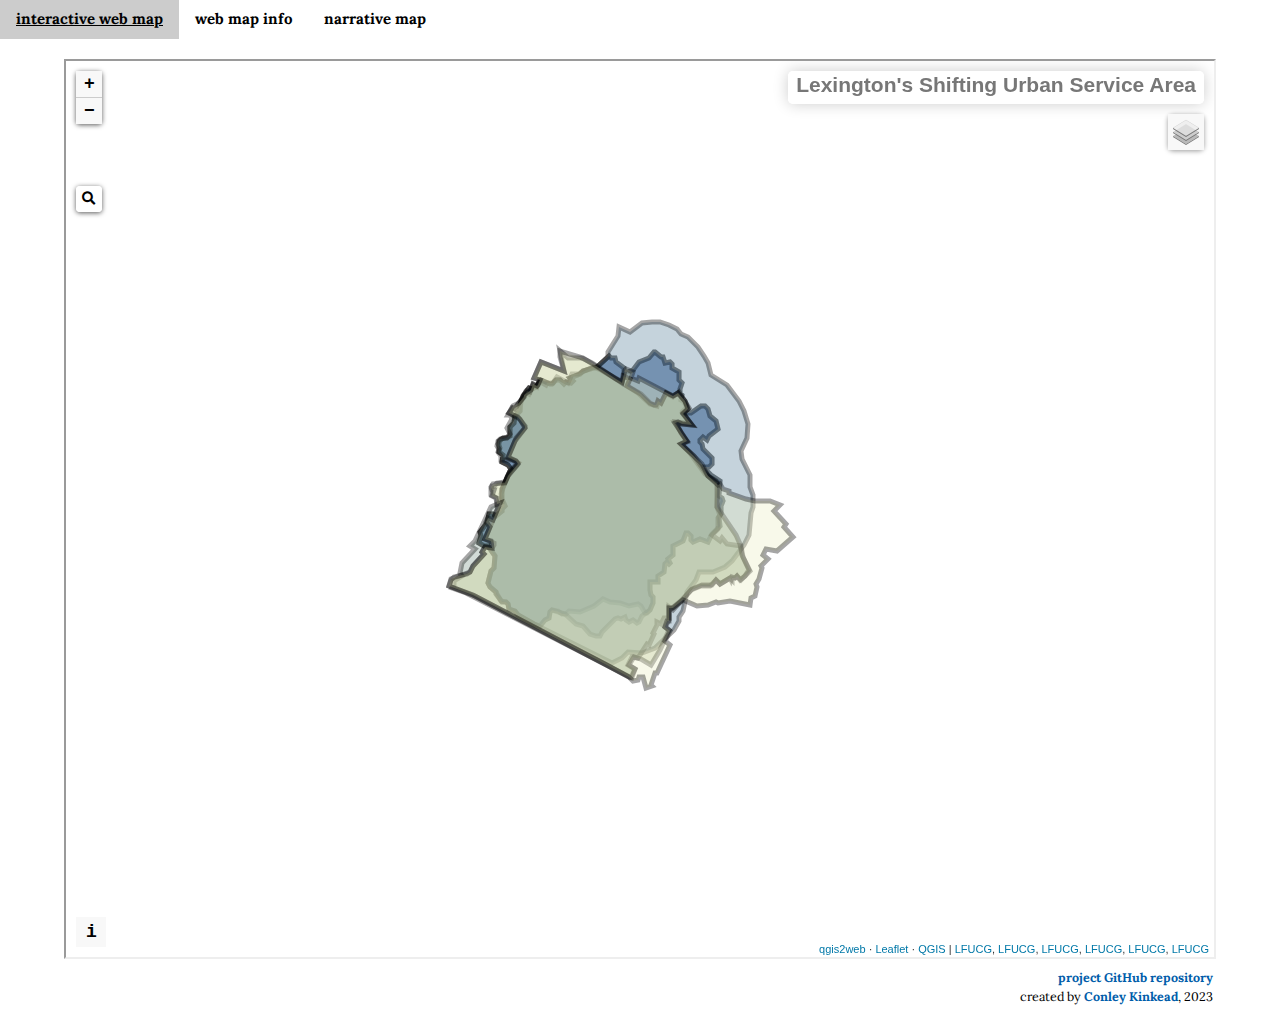
<file: index.html>
<!DOCTYPE html>
<html>

<head>
	<meta charset=utf-8 />
	<title>Lexington, KY's Urban Service Area</title>
	<meta name='viewport' content='initial-scale=1,maximum-scale=1,user-scalable=no' />
	<link rel="stylesheet" href="css/w3.css">

	<link href="https://fonts.googleapis.com/css?family=Lora" rel="stylesheet">

	<style>
		body {
			margin: 0;
			padding: 0;
			background: #ffffff;
			font-family: "Lora", serif;
			
		}

		section {
			width: 90%;
			margin: 20px auto;
		}

		h1 {
			font-family: Lora, serif;
			letter-spacing: .04em;
		}

		h2 {
			font-family: Lora, serif;
			letter-spacing: .04em;
		}

		p {
			font-size: 1em;
			line-height: 1.5em;
		}

		a {
			color: #005daa;
			font-weight: bold;
			text-decoration: none;
		}

		a:hover {
			text-decoration: underline;
		}

		ul {
			padding-left: 20px;
		}

		li {
			margin: 10px 0
		}

		table, th, td {
			border-spacing:20px 0;
			text-align: left;
		}

		footer {
  text-align: right;
  padding: 3px;
  font-size: smaller;
}
	</style>
</head>

<!-- Navbar (sit on top) -->
	<div class="w3-bar w3-white">

		<div class="w3-left">
			<a href="index.html" class="w3-bar-item w3-button">interactive web map</a>
		  </div>

	  <div class="w3-left">
		<a href="concept.html" class="w3-bar-item w3-button">web map info</a>
	  </div>

	  <div class="w3-left">
		<a href="narrative-map.html" class="w3-bar-item w3-button">narrative map</a>
	  </div>

	</div>

<body>
	<section>

		
		<iframe src="webmap/index.html" width="100%" height="900px"></iframe>

		

</body>
<footer>
	<a href="https://github.com/conleykinkead/lexington_urban-service-area">project GitHub repository</a><br>
	created by <a href="https://conleykinkead.github.io/">Conley Kinkead</a>, 2023
</footer>
</html>
</file>
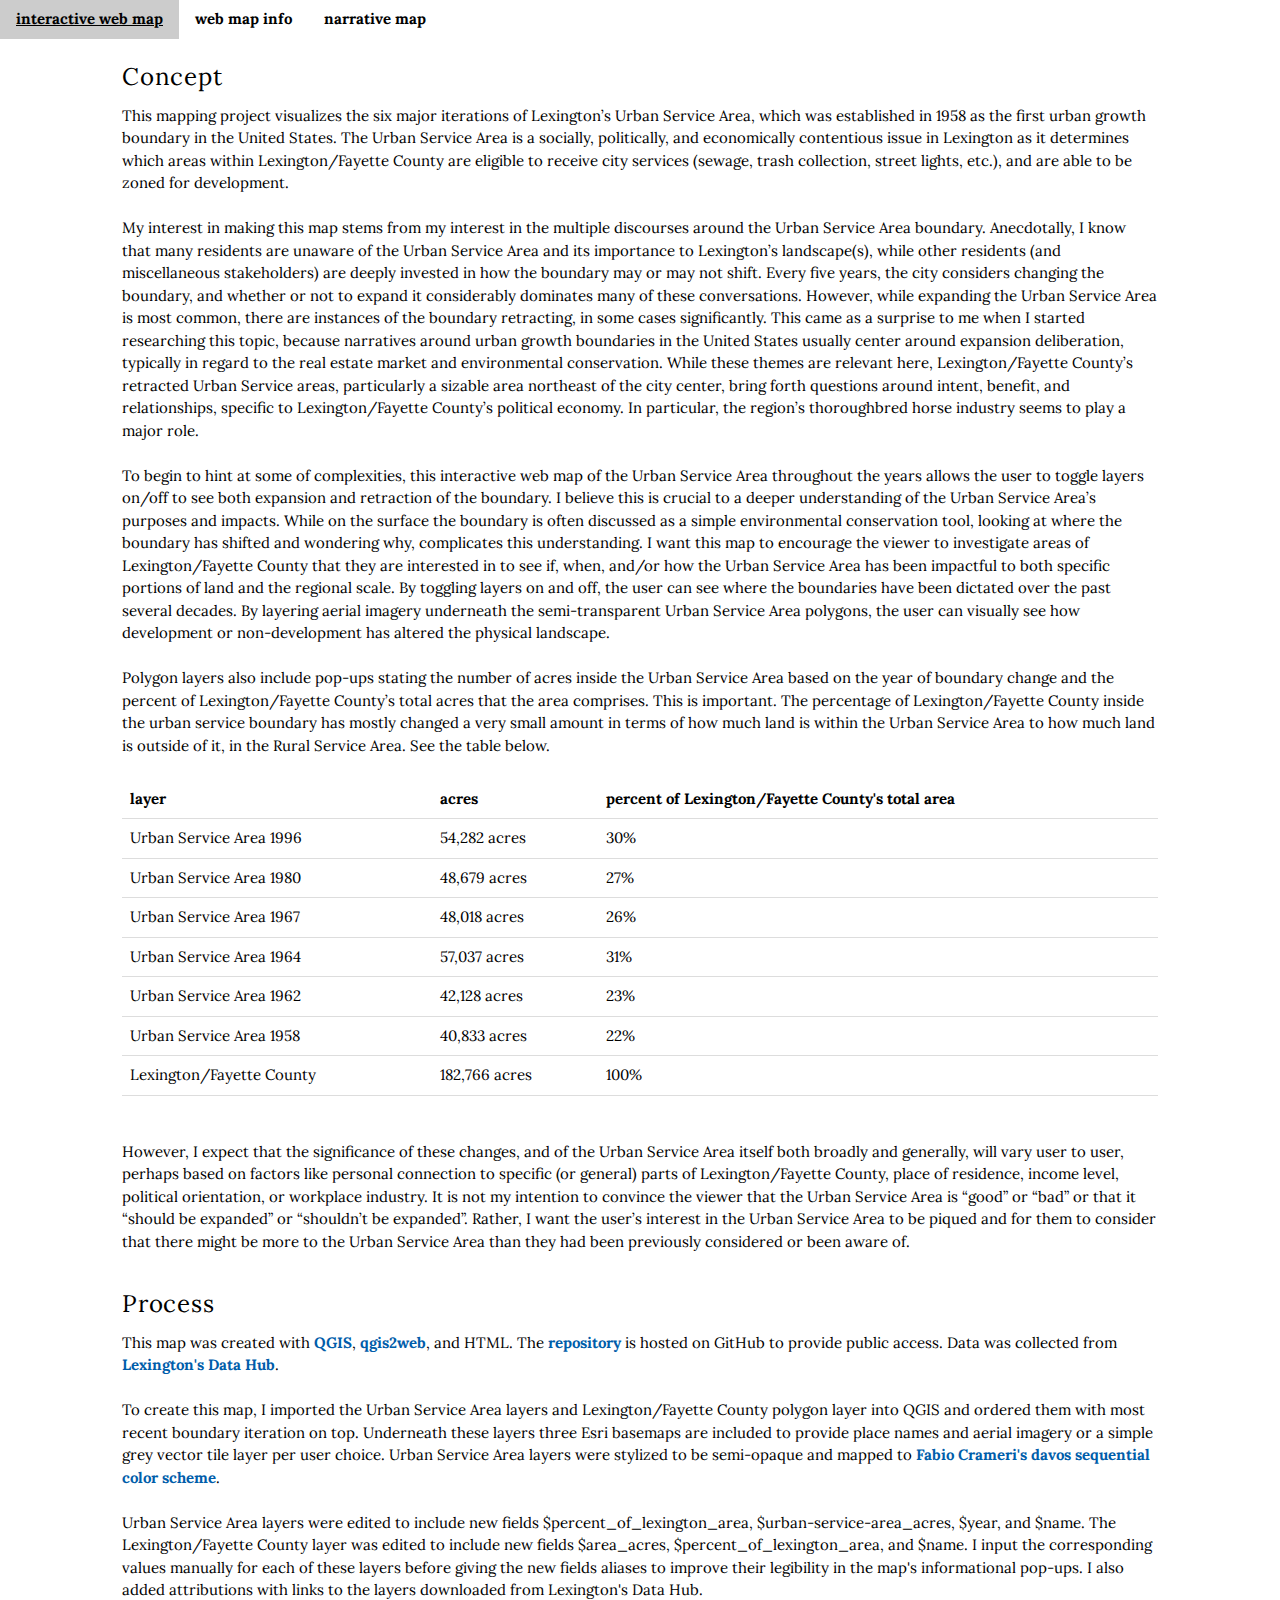
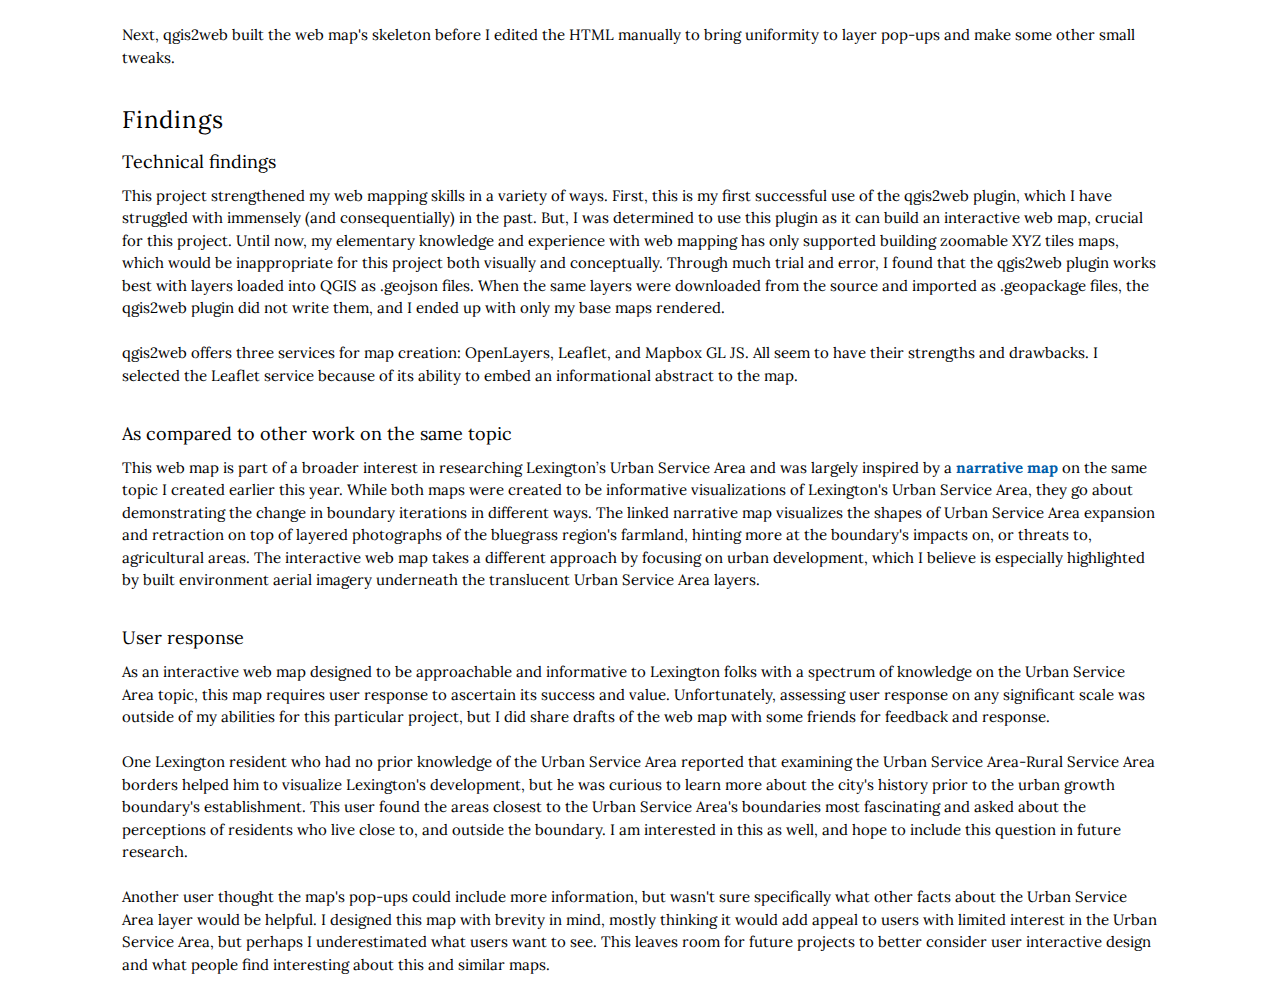
<file: concept.html>
<!DOCTYPE html>
<html>

<head>
	<meta charset=utf-8 />
	<title>Lexington, KY's Urban Service Area</title>
	<meta name='viewport' content='initial-scale=1,maximum-scale=1,user-scalable=no' />
	<link rel="stylesheet" href="css/w3.css">

	<link href="https://fonts.googleapis.com/css?family=Lora" rel="stylesheet">

	<style>
		body {
			margin: 0;
			padding: 0;
			background: #ffffff;
			font-family: "Lora", serif;
			
		}

		section {
			width: 90%;
			margin: 20px auto;
		}

		h3 {
			font-family: Lora, serif;
			letter-spacing: .04em;
		}

		h4 {
			font-family: Lora, serif;
			letter-spacing: .04em;
		}
		h5 {
			font-family: Lora, serif;
			
		}
		p {
			font-size: 1em;
			line-height: 1.5em;
		}

		a {
			color: #005daa;
			font-weight: bold;
			text-decoration: none;
		}

		a:hover {
			text-decoration: underline;
		}

		ul {
			padding-left: 20px;
		}

		li {
			margin: 10px 0
		}

		table {
  border-collapse: collapse;
  width: 100%;
}

th, td {
  padding: 8px;
  text-align: left;
  border-bottom: 1px solid #DDD;
}

tr:hover {background-color: #ebedc3;}
	</style>
</head>

<!-- Navbar (sit on top) -->
	<div class="w3-bar w3-white">

		<div class="w3-left">
			<a href="index.html" class="w3-bar-item w3-button">interactive web map</a>
		  </div>

	  <div class="w3-left">
		<a href="concept.html" class="w3-bar-item w3-button">web map info</a>
	  </div>

	  <div class="w3-left">
		<a href="narrative-map.html" class="w3-bar-item w3-button">narrative map</a>
	  </div>

	</div>

<body>
	<section>
		<section>

			<h3>Concept</h3>
	
			This mapping project visualizes the six major iterations of Lexington’s Urban Service Area, which was established in 1958 as the first urban growth boundary in the United States. The Urban Service Area is a socially, politically, and economically contentious issue in Lexington as it determines which areas within Lexington/Fayette County are eligible to receive city services (sewage, trash collection, street lights, etc.), and are able to be zoned for development. <br><br>
			
			My interest in making this map stems from my interest in the multiple discourses around the Urban Service Area boundary. Anecdotally, I know that many residents are unaware of the Urban Service Area and its importance to Lexington’s landscape(s), while other residents (and miscellaneous stakeholders) are deeply invested in how the boundary may or may not shift. Every five years, the city considers changing the boundary, and whether or not to expand it considerably dominates many of these conversations. However, while expanding the Urban Service Area is most common, there are instances of the boundary retracting, in some cases significantly. This came as a surprise to me when I started researching this topic, because narratives around urban growth boundaries in the United States usually center around expansion deliberation, typically in regard to the real estate market and environmental conservation. While these themes are relevant here, Lexington/Fayette County’s retracted Urban Service areas, particularly a sizable area northeast of the city center, bring forth questions around intent, benefit, and relationships, specific to Lexington/Fayette County’s political economy. In particular, the region’s thoroughbred horse industry seems to play a major role. <br><br> 
			
			To begin to hint at some of complexities, this interactive web map of the Urban Service Area throughout the years allows the user to toggle layers on/off to see both expansion and retraction of the boundary. I believe this is crucial to a deeper understanding of the Urban Service Area’s purposes and impacts. While on the surface the boundary is often discussed as a simple environmental conservation tool, looking at where the boundary has shifted and wondering why, complicates this understanding. I want this map to encourage the viewer to investigate areas of Lexington/Fayette County that they are interested in to see if, when, and/or how the Urban Service Area has been impactful to both specific portions of land and the regional scale. By toggling layers on and off, the user can see where the boundaries have been dictated over the past several decades. By layering aerial imagery underneath the semi-transparent Urban Service Area polygons, the user can visually see how development or non-development has altered the physical landscape. <br><br>
			
			Polygon layers also include pop-ups stating the number of acres inside the Urban Service Area based on the year of boundary change and the percent of Lexington/Fayette County’s total acres that the area comprises. This is important. The percentage of Lexington/Fayette County inside the urban service boundary has mostly changed a very small amount in terms of how much land is within the Urban Service Area to how much land is outside of it, in the Rural Service Area. See the table below. <br><br>
			
			<table>
  				<tr>
    				<th>layer</th>
    				<th>acres</th>
    				<th>percent of Lexington/Fayette County's total area</th>
  				</tr>
  				<tr>
    				<td>Urban Service Area 1996 </td>
    				<td>54,282 acres</td>
    				<td>30%</td>
  				</tr>
				  <tr>
    				<td>Urban Service Area 1980 </td>
    				<td>48,679 acres</td>
    				<td>27%</td>
  				</tr>
				  <tr>
    				<td>Urban Service Area 1967 </td>
    				<td>48,018 acres</td>
    				<td>26%</td>
  				</tr>
				  <tr>
    				<td>Urban Service Area 1964 </td>
    				<td>57,037 acres</td>
    				<td>31%</td>
  				</tr>
				  <tr>
    				<td>Urban Service Area 1962 </td>
    				<td>42,128 acres</td>
    				<td>23%</td>
  				</tr>
				  <tr>
    				<td>Urban Service Area 1958 </td>
    				<td>40,833 acres</td>
    				<td>22%</td>
  				</tr>
				  <tr>
    				<td>Lexington/Fayette County </td>
    				<td>182,766 acres</td>
    				<td>100%</td>
  				</tr>
			</table> <br><br>
			  
			However, I expect that the significance of these changes, and of the Urban Service Area itself both broadly and generally, will vary user to user, perhaps based on factors like personal connection to specific (or general) parts of Lexington/Fayette County, place of residence, income level, political orientation, or workplace industry. It is not my intention to convince the viewer that the Urban Service Area is “good” or “bad” or that it “should be expanded” or “shouldn’t be expanded”. Rather, I want the user’s interest in the Urban Service Area to be piqued and for them to consider that there might be more to the Urban Service Area than they had been previously considered or been aware of. <br><br>
			
			<h3>Process</h3>
			
			This map was created with <a href="https://www.qgis.org/en/site/">QGIS</a>, <a href="https://plugins.qgis.org/plugins/qgis2web/">qgis2web</a>, and HTML. The <a href="https://github.com/conleykinkead/lexington_urban-service-area">repository</a> is hosted on GitHub to provide public access. Data was collected from <a href="https://data.lexingtonky.gov/">Lexington's Data Hub</a>. <br><br>

			To create this map, I imported the Urban Service Area layers and Lexington/Fayette County polygon layer into QGIS and ordered them with most recent boundary iteration on top. Underneath these layers three Esri basemaps are included to provide place names and aerial imagery or a simple grey vector tile layer per user choice. Urban Service Area layers were stylized to be semi-opaque and mapped to <a href="https://www.fabiocrameri.ch/colourmaps/">Fabio Crameri's davos sequential color scheme</a>.<br><br>

			Urban Service Area layers were edited to include new fields $percent_of_lexington_area, $urban-service-area_acres, $year, and $name. The Lexington/Fayette County layer was edited to include new fields $area_acres, $percent_of_lexington_area, and $name. I input the corresponding values manually for each of these layers before giving the new fields aliases to improve their legibility in the map's informational pop-ups. I also added attributions with links to the layers downloaded from Lexington's Data Hub. <br><br>
			 
			Next, qgis2web built the web map's skeleton before I edited the HTML manually to bring uniformity to layer pop-ups and make some other small tweaks. <br><br>

			
			<h3>Findings</h3>
			
			<h5>Technical findings</h5>
			
			This project strengthened my web mapping skills in a variety of ways. First, this is my first successful use of the qgis2web plugin, which I have struggled with immensely (and consequentially) in the past. But, I was determined to use this plugin as it can build an interactive web map, crucial for this project. Until now, my elementary knowledge and experience with web mapping has only supported building zoomable XYZ tiles maps, which would be inappropriate for this project both visually and conceptually. Through much trial and error, I found that the qgis2web plugin works best with layers loaded into QGIS as .geojson files. When the same layers were downloaded from the source and imported as .geopackage files, the qgis2web plugin did not write them, and I ended up with only my base maps rendered. <br><br>
			
			qgis2web offers three services for map creation: OpenLayers, Leaflet, and Mapbox GL JS. All seem to have their strengths and drawbacks. I selected the Leaflet service because of its ability to embed an informational abstract to the map.<br><br>
			
			
			
			<h5>As compared to other work on the same topic</h5>
			
			This web map is part of a broader interest in researching Lexington’s Urban Service Area and was largely inspired by a <a href="narrative-map.html">narrative map</a> on the same topic I created earlier this year. While both maps were created to be informative visualizations of Lexington's Urban Service Area, they go about demonstrating the change in boundary iterations in different ways. The linked narrative map visualizes the shapes of Urban Service Area expansion and retraction on top of layered photographs of the bluegrass region's farmland, hinting more at the boundary's impacts on, or threats to, agricultural areas. The interactive web map takes a different approach by focusing on urban development, which I believe is especially highlighted by built environment aerial imagery underneath the translucent Urban Service Area layers.<br><br>
			
			
			<h5>User response</h5>
			
			As an interactive web map designed to be approachable and informative to Lexington folks with a spectrum of knowledge on the Urban Service Area topic, this map requires user response to ascertain its success and value. Unfortunately, assessing user response on any significant scale was outside of my abilities for this particular project, but I did share drafts of the web map with some friends for feedback and response.<br><br>

			One Lexington resident who had no prior knowledge of the Urban Service Area reported that examining the Urban Service Area-Rural Service Area borders helped him to visualize Lexington's development, but he was curious to learn more about the city's history prior to the urban growth boundary's establishment. This user found the areas closest to the Urban Service Area's boundaries most fascinating and asked about the perceptions of residents who live close to, and outside the boundary. I am interested in this as well, and hope to include this question in future research.<br><br>

			Another user thought the map's pop-ups could include more information, but wasn't sure specifically what other facts about the Urban Service Area layer would be helpful. I designed this map with brevity in mind, mostly thinking it would add appeal to users with limited interest in the Urban Service Area, but perhaps I underestimated what users want to see. This leaves room for future projects to better consider user interactive design and what people find interesting about this and similar maps.
	
	</body>
		
		

		

</body>

</html>
</file>
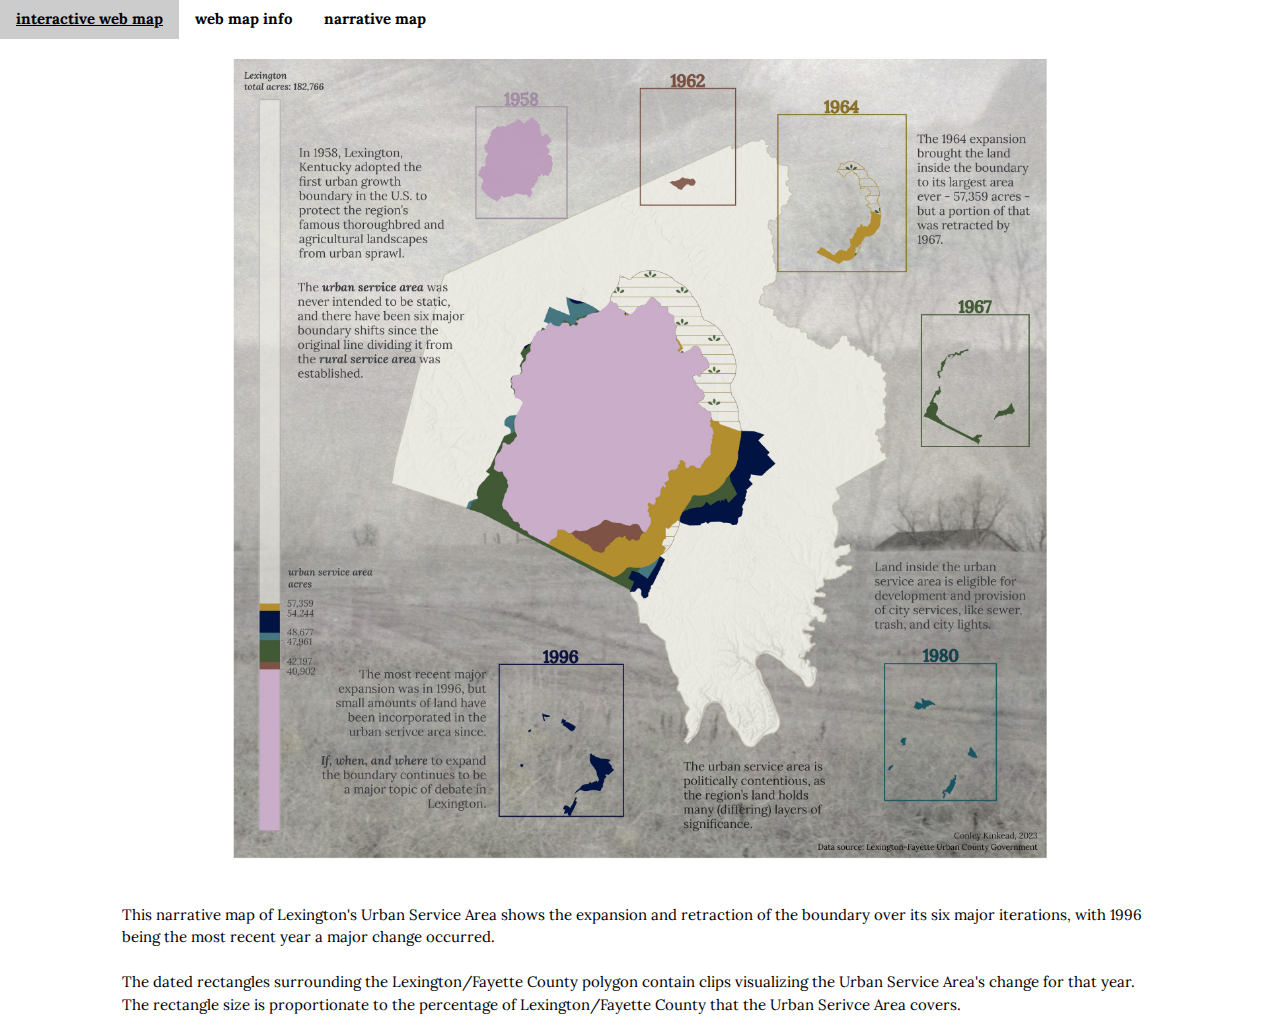
<file: narrative-map.html>
<!DOCTYPE html>
<html>

<head>
	<meta charset=utf-8 />
	<title>Lexington, KY's Urban Service Area</title>
	<meta name='viewport' content='initial-scale=1,maximum-scale=1,user-scalable=no' />
	<link rel="stylesheet" href="css/w3.css">

	<link href="https://fonts.googleapis.com/css?family=Lora" rel="stylesheet">

	<style>
		body {
			margin: 0;
			padding: 0;
			background: #ffffff;
			font-family: "Lora", serif;
			
		}

		section {
			width: 90%;
			margin: 20px auto;
		}

		h1 {
			font-family: Lora, serif;
			letter-spacing: .04em;
		}

		h2 {
			font-family: Lora, serif;
			letter-spacing: .04em;
		}

		p {
			font-size: 1em;
			line-height: 1.5em;
		}

		a {
			color: #005daa;
			font-weight: bold;
			text-decoration: none;
		}

		a:hover {
			text-decoration: underline;
		}

		ul {
			padding-left: 20px;
		}

		li {
			margin: 10px 0
		}

		table, th, td {
			border-spacing:20px 0;
			text-align: left;
		}
	</style>
</head>

<!-- Navbar (sit on top) -->
	<div class="w3-bar w3-white">

		<div class="w3-left">
			<a href="index.html" class="w3-bar-item w3-button">interactive web map</a>
		  </div>

	  <div class="w3-left">
		<a href="concept.html" class="w3-bar-item w3-button">web map info</a>
	  </div>

	  <div class="w3-left">
		<a href="narrative-map.html" class="w3-bar-item w3-button">narrative map</a>
	  </div>

	</div>

<body>
	<section>
		<section>

		<div class="w3-center"><img src="images/usa-narrative-map.jpg" class="w3-image w3-center" style="max-height: 800px;"> <br><br><br></div>
	This narrative map of Lexington's Urban Service Area shows the expansion and retraction of the boundary over its six major iterations, with 1996 being the most recent year a major change occurred.<br><br>
	The dated rectangles surrounding the Lexington/Fayette County polygon contain clips visualizing the Urban Service Area's change for that year. The rectangle size is proportionate to the percentage of Lexington/Fayette County that the Urban Serivce Area covers.
	</body>

</body>

</html>
</file>
